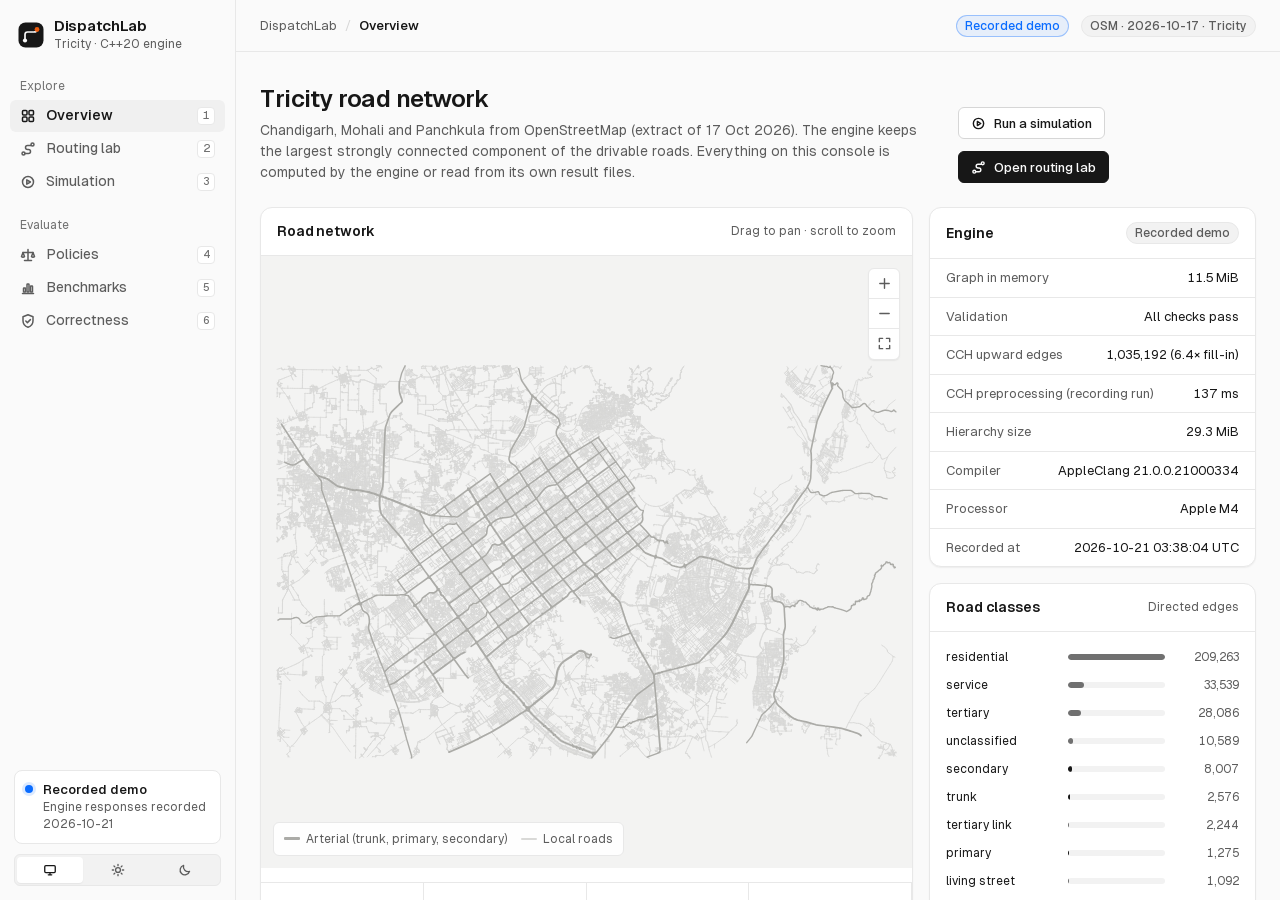
<file: site/index.html>
<!doctype html>
<html lang="en">
<head>
  <meta charset="utf-8">
  <meta name="viewport" content="width=device-width, initial-scale=1, viewport-fit=cover">
  <meta name="description" content="DispatchLab: food-delivery routing and dispatch on the Tricity road network. Recorded demo of the C++20 engine.">
  <title>DispatchLab Demo</title>
  <meta name="color-scheme" content="light dark">
  <link rel="icon" href="favicon.svg" type="image/svg+xml">
  <link rel="preload" href="fonts/Geist-Variable.woff2" as="font" type="font/woff2" crossorigin>
  <link rel="stylesheet" href="style.css">
  <style>html, body { height: 100%; } body { background: var(--bg); } .app { height: 100%; }</style>
  <script>
    // Resolve the theme before first paint (system / light / dark).
    (function () {
      var pref = 'system';
      try { pref = localStorage.getItem('dl-theme') || 'system'; } catch (e) {}
      // A host page (the hosted demo) may already have chosen a theme.
      var host = document.documentElement.getAttribute('data-theme');
      var sys = host ? host === 'dark' : window.matchMedia('(prefers-color-scheme: dark)').matches;
      var dark = pref === 'dark' || (pref === 'system' && sys);
      document.documentElement.setAttribute('data-theme', dark ? 'dark' : 'light');
    })();
  </script>
</head>
<body>
  <div class="app" id="app">
    <aside class="sidebar" id="sidebar" aria-label="Primary">
      <a class="brand" href="#/overview" aria-label="DispatchLab overview">
        <svg class="brand-mark" viewBox="0 0 26 26" aria-hidden="true">
          <rect x="0.5" y="0.5" width="25" height="25" rx="7" fill="var(--invert-bg)"/>
          <path d="M7 18.5 L7 12.5 Q7 10 9.5 10 L16 10 Q19 10 19 7.5" fill="none" stroke="var(--invert-text)" stroke-width="1.7" stroke-linecap="round"/>
          <circle cx="7" cy="18.5" r="2.1" fill="var(--invert-text)"/>
          <circle cx="19" cy="7.5" r="2.4" fill="var(--accent)"/>
        </svg>
        <div>
          <div class="brand-name">DispatchLab</div>
          <div class="brand-sub">Tricity · C++20 engine</div>
        </div>
      </a>
      <nav id="nav"></nav>
      <div class="sidebar-foot">
        <div class="conn" id="conn" role="status" aria-live="polite">
          <span class="dot" id="conn-dot"></span>
          <div><strong id="conn-title">Connecting…</strong><span class="muted" id="conn-sub">Looking for the engine</span></div>
        </div>
        <div id="theme"></div>
      </div>
    </aside>
    <div class="scrim" id="scrim"></div>
    <div class="main">
      <header class="topbar">
        <button class="btn ghost icon menu-btn" id="menu-btn" type="button" aria-label="Open navigation"></button>
        <div class="crumbs"><span>DispatchLab</span><span class="sep">/</span><strong id="crumb">Overview</strong></div>
        <div class="spacer"></div>
        <span class="badge demo" id="demo-badge" hidden>Recorded demo</span>
        <span class="badge" id="dataset-badge" hidden></span>
      </header>
      <div class="view" id="view" tabindex="-1"></div>
    </div>
  </div>
  <div class="toast" id="toast" role="status" aria-live="polite"></div>

  <script>window.DISPATCHLAB_DEMO_BASE = "data/";</script>
  <script src="data/demo_meta.js"></script>
  <script src="core.js"></script>
  <script src="ui.js"></script>
  <script src="api.js"></script>
  <script src="map.js"></script>
  <script src="charts.js"></script>
  <script src="views/overview.js"></script>
  <script src="views/routing.js"></script>
  <script src="views/simulation.js"></script>
  <script src="views/policies.js"></script>
  <script src="views/benchmarks.js"></script>
  <script src="views/correctness.js"></script>
  <script src="app.js"></script>
</body>
</html>
</file>
<file: site/style.css>
/* DispatchLab console */

@font-face {
  font-family: "Geist";
  src: url("fonts/Geist-Variable.woff2") format("woff2");
  font-weight: 100 900;
  font-display: swap;
}
@font-face {
  font-family: "Geist Mono";
  src: url("fonts/GeistMono-Variable.woff2") format("woff2");
  font-weight: 100 900;
  font-display: swap;
}

/* ------------------------------------------------------------ tokens */
:root {
  color-scheme: light;
  --font: "Geist", ui-sans-serif, system-ui, -apple-system, "Segoe UI", sans-serif;
  --mono: "Geist Mono", ui-monospace, SFMono-Regular, Menlo, monospace;

  --bg: #fafafa;
  --bg-sunken: #f2f2f2;
  --surface: #ffffff;
  --surface-hover: #f7f7f7;
  --surface-active: #f0f0f0;
  --border: #e8e8e8;
  --border-strong: #d6d6d6;
  --text: #171717;
  --text-2: #5c5c5c;
  --text-3: #707070;
  --invert-bg: #171717;
  --invert-text: #fafafa;

  --accent: #ea5a0c;
  --accent-text: #c2410c;
  --accent-soft: rgba(234, 90, 12, 0.1);
  --focus: #0a6cff;

  --ok: #15803d;
  --ok-soft: rgba(21, 128, 61, 0.1);
  --warn: #b45309;
  --warn-soft: rgba(180, 83, 9, 0.1);
  --err: #c81e1e;
  --err-soft: rgba(200, 30, 30, 0.09);

  --s-dijkstra: #2f6feb;
  --s-bidirectional: #0e9384;
  --s-astar: #7c4dde;
  --s-cch: #d6336c;
  /* Policies and courier states never borrow the algorithm hues. */
  --p-nearest: #8a8a8a;
  --p-greedy_eta: #ea5a0c;

  --c-idle: #a8a8a8;
  --c-to_restaurant: #5c5c5c;
  --c-at_restaurant: #ca8a04;
  --c-to_customer: #171717;
  --restaurant: #ea5a0c;
  --customer: #5c5c5c;

  --map-bg: #f3f3f2;
  --map-road: #d9d9d7;
  --map-arterial: #ababa7;
  --map-casing: #ffffff;

  --shadow-sm: 0 1px 2px rgba(0, 0, 0, 0.04), 0 1px 1px rgba(0, 0, 0, 0.02);
  --shadow-md: 0 1px 2px rgba(0, 0, 0, 0.04), 0 8px 24px -8px rgba(0, 0, 0, 0.12);
  --radius: 8px;
  --radius-sm: 6px;
  --radius-lg: 12px;
  --sidebar: 236px;
  --ease: cubic-bezier(0.16, 1, 0.3, 1);
}

:root[data-theme="dark"] {
  color-scheme: dark;
  --bg: #0a0a0a;
  --bg-sunken: #060606;
  --surface: #111111;
  --surface-hover: #181818;
  --surface-active: #1f1f1f;
  --border: #222222;
  --border-strong: #333333;
  --text: #ededed;
  --text-2: #a3a3a3;
  --text-3: #858585;
  --invert-bg: #ededed;
  --invert-text: #0a0a0a;
  --accent: #ff7a2e;
  --accent-text: #ff8f4d;
  --accent-soft: rgba(255, 122, 46, 0.13);
  --focus: #3b8bff;
  --ok: #3fbf6a;
  --ok-soft: rgba(63, 191, 106, 0.12);
  --warn: #e5a23a;
  --warn-soft: rgba(229, 162, 58, 0.13);
  --err: #f0605d;
  --err-soft: rgba(240, 96, 93, 0.13);
  --s-dijkstra: #5b93ff;
  --s-bidirectional: #2ec4b0;
  --s-astar: #a07cf5;
  --s-cch: #f2648f;
  --p-nearest: #9a9a9a;
  --p-greedy_eta: #ff7a2e;
  --c-idle: #5e5e5e;
  --c-to_restaurant: #a3a3a3;
  --c-at_restaurant: #e5a23a;
  --c-to_customer: #f5f5f5;
  --restaurant: #ff7a2e;
  --customer: #a3a3a3;
  --map-bg: #0d0d0d;
  --map-road: #303030;
  --map-arterial: #5c5c5c;
  --map-casing: #0d0d0d;
  --shadow-sm: 0 1px 2px rgba(0, 0, 0, 0.5);
  --shadow-md: 0 1px 2px rgba(0, 0, 0, 0.5), 0 12px 32px -10px rgba(0, 0, 0, 0.7);
}

/* ------------------------------------------------------------ base */
* { box-sizing: border-box; }
html, body { height: 100%; margin: 0; }
body {
  background: var(--bg);
  color: var(--text);
  font: 400 14px/1.5 var(--font);
  -webkit-font-smoothing: antialiased;
  text-rendering: optimizeLegibility;
  font-feature-settings: "ss01" on;
}
::selection { background: var(--accent-soft); color: var(--text); }
:focus-visible { outline: 2px solid var(--focus); outline-offset: 2px; border-radius: 4px; }
a { color: inherit; text-underline-offset: 3px; text-decoration-color: var(--border-strong); }
a:hover { text-decoration-color: currentColor; }
code, .mono { font-family: var(--mono); font-size: 0.92em; font-variant-numeric: tabular-nums; }
.num { font-variant-numeric: tabular-nums; }
h1, h2, h3 { margin: 0; font-weight: 600; letter-spacing: -0.02em; text-wrap: balance; }
h1 { font-size: 24px; line-height: 1.25; }
h2 { font-size: 16px; line-height: 1.35; letter-spacing: -0.01em; }
h3 { font-size: 14px; letter-spacing: -0.005em; }
p { margin: 0; }
.muted { color: var(--text-2); }
.faint { color: var(--text-3); }
* { scrollbar-width: thin; scrollbar-color: var(--border-strong) transparent; }
::-webkit-scrollbar { width: 10px; height: 10px; }
::-webkit-scrollbar-thumb { background: var(--border-strong); border-radius: 10px; border: 3px solid transparent; background-clip: content-box; }
[hidden] { display: none !important; }

/* ------------------------------------------------------------ shell */
.app { display: grid; grid-template-columns: var(--sidebar) minmax(0, 1fr); height: 100vh; }
.sidebar {
  display: flex; flex-direction: column; gap: 4px;
  border-right: 1px solid var(--border);
  background: var(--bg);
  padding: 12px 10px;
  min-height: 0;
}
.brand { display: flex; align-items: center; gap: 10px; padding: 6px 8px 14px; text-decoration: none; }
.brand-mark { width: 26px; height: 26px; flex: none; }
.brand-name { font-weight: 600; letter-spacing: -0.02em; font-size: 15px; line-height: 1.1; }
.brand-sub { font-size: 12px; color: var(--text-2); }
.nav-group { display: flex; flex-direction: column; gap: 1px; margin-bottom: 12px; }
.nav-label { font-size: 12px; color: var(--text-3); padding: 6px 10px 4px; }
.nav-item {
  display: flex; align-items: center; gap: 10px;
  height: 32px; padding: 0 10px; border-radius: var(--radius-sm);
  color: var(--text-2); text-decoration: none; font-weight: 450;
  transition: background-color 150ms var(--ease), color 150ms var(--ease);
}
.nav-item svg { width: 16px; height: 16px; flex: none; }
.nav-item:hover { background: var(--surface-hover); color: var(--text); }
.nav-item[aria-current="page"] { background: var(--surface-active); color: var(--text); font-weight: 550; }
.nav-item .kbd { margin-left: auto; }
.sidebar-foot { margin-top: auto; display: flex; flex-direction: column; gap: 10px; padding: 8px 4px 2px; }
.conn {
  display: flex; align-items: flex-start; gap: 10px;
  padding: 10px 10px; border: 1px solid var(--border); border-radius: var(--radius);
  background: var(--surface); font-size: 12px; line-height: 1.4;
}
.conn strong { display: block; font-size: 13px; font-weight: 550; }
.dot { width: 8px; height: 8px; border-radius: 50%; flex: none; margin-top: 4px; background: var(--text-3); }
.dot.live { background: var(--ok); box-shadow: 0 0 0 3px var(--ok-soft); }
.dot.offline { background: var(--warn); box-shadow: 0 0 0 3px var(--warn-soft); }
.input:disabled { color: var(--text-2); background: var(--bg-sunken); cursor: not-allowed; }
.dot.demo { background: var(--focus); box-shadow: 0 0 0 3px color-mix(in srgb, var(--focus) 14%, transparent); }
.badge.demo { color: var(--focus); border-color: color-mix(in srgb, var(--focus) 35%, transparent); background: color-mix(in srgb, var(--focus) 8%, transparent); }
.dot.busy { background: var(--accent); box-shadow: 0 0 0 3px var(--accent-soft); animation: pulse 1.2s var(--ease) infinite; }
@keyframes pulse { 50% { box-shadow: 0 0 0 6px transparent; } }

.scrim { display: none; }
.main { display: flex; flex-direction: column; min-width: 0; min-height: 0; }
.topbar {
  display: flex; align-items: center; gap: 12px; height: 52px; flex: none;
  padding: 0 24px; border-bottom: 1px solid var(--border); background: var(--bg);
}
.crumbs { display: flex; align-items: center; gap: 8px; font-size: 13px; color: var(--text-2); min-width: 0; }
.crumbs .sep { color: var(--border-strong); }
.crumbs strong { color: var(--text); font-weight: 550; }
.topbar .spacer { flex: 1; }
.topbar .menu-btn { display: none; }
.view { flex: 1; min-height: 0; overflow: auto; }
.view.fill { overflow: hidden; display: flex; }

/* page scaffolding for scrolling views */
.page { max-width: 1240px; margin: 0 auto; padding: 32px 24px 64px; }
.page-head { display: flex; align-items: flex-end; justify-content: space-between; gap: 24px; margin-bottom: 24px; }
.page-head p { margin-top: 6px; color: var(--text-2); max-width: 70ch; }
.section { margin-top: 32px; }
.section-head { display: flex; flex-wrap: wrap; align-items: baseline; justify-content: space-between; gap: 16px; margin-bottom: 12px; }
.section-head p { color: var(--text-2); font-size: 13px; margin-top: 2px; }
.grid { display: grid; gap: 16px; }
.grid-3-1 { grid-template-columns: minmax(0, 2fr) minmax(280px, 1fr); align-items: start; }
.grid-2 { grid-template-columns: repeat(2, minmax(0, 1fr)); }
.grid-3-1.stretch { align-items: stretch; }
.panel.column { display: flex; flex-direction: column; }
.panel.column > .map-host { flex: 1; min-height: 440px; }
table.data.nowrap td { white-space: nowrap; }
.cell-sub { display: block; font-size: 12px; color: var(--text-2); }

/* ------------------------------------------------------------ surfaces */
.panel {
  background: var(--surface); border: 1px solid var(--border); border-radius: var(--radius-lg);
  box-shadow: var(--shadow-sm); min-width: 0;
}
.panel-head {
  display: flex; align-items: center; justify-content: space-between; gap: 12px;
  padding: 14px 16px; border-bottom: 1px solid var(--border);
}
.panel-head h2 { font-size: 14px; }
.panel-head .sub { font-size: 12px; color: var(--text-2); }
.panel-body { padding: 16px; }
.panel-foot { padding: 12px 16px; border-top: 1px solid var(--border); font-size: 12px; color: var(--text-2); }

.facts { display: grid; grid-template-columns: repeat(auto-fit, minmax(140px, 1fr)); border-top: 1px solid var(--border); }
.fact { padding: 14px 16px; border-right: 1px solid var(--border); }
.fact:last-child { border-right: none; }
.fact dt { font-size: 12px; color: var(--text-2); }
.fact dd { margin: 4px 0 0; font-size: 18px; font-weight: 550; letter-spacing: -0.02em; font-variant-numeric: tabular-nums; }
.fact dd small { font-size: 12px; font-weight: 450; color: var(--text-2); letter-spacing: 0; margin-left: 2px; }

.rows { margin: 0; }
.row { display: flex; justify-content: space-between; gap: 16px; padding: 9px 16px; border-top: 1px solid var(--border); font-size: 13px; }
.row:first-child { border-top: none; }
.row dt { color: var(--text-2); }
.row dd { margin: 0; text-align: right; font-variant-numeric: tabular-nums; min-width: 0; overflow-wrap: anywhere; }

/* ------------------------------------------------------------ controls */
.btn {
  display: inline-flex; align-items: center; justify-content: center; gap: 8px;
  height: 32px; padding: 0 12px; border-radius: var(--radius-sm);
  border: 1px solid var(--border-strong); background: var(--surface); color: var(--text);
  font: 500 13px/1 var(--font); cursor: pointer; white-space: nowrap; text-decoration: none;
  transition: background-color 150ms var(--ease), border-color 150ms var(--ease), opacity 150ms var(--ease), transform 150ms var(--ease);
}
.btn svg { width: 15px; height: 15px; }
.btn:hover { background: var(--surface-hover); border-color: var(--text-3); }
.btn:active { transform: translateY(0.5px); }
.btn.primary { background: var(--invert-bg); color: var(--invert-text); border-color: var(--invert-bg); }
.btn.primary:hover { opacity: 0.88; }
.btn.ghost { border-color: transparent; background: transparent; color: var(--text-2); }
.btn.ghost:hover { background: var(--surface-hover); color: var(--text); }
.btn.icon { width: 32px; padding: 0; }
.btn.sm { height: 28px; padding: 0 10px; font-size: 12px; }
.btn:disabled, .btn[aria-disabled="true"] { opacity: 0.45; cursor: not-allowed; }
.btn.loading { pointer-events: none; }
.btn.loading::before {
  content: ""; width: 12px; height: 12px; border-radius: 50%;
  border: 1.5px solid currentColor; border-right-color: transparent; animation: spin 700ms linear infinite;
}
@keyframes spin { to { transform: rotate(360deg); } }

.segmented {
  display: inline-flex; padding: 2px; gap: 2px; border-radius: var(--radius-sm);
  background: var(--bg-sunken); border: 1px solid var(--border);
}
.segmented button {
  height: 26px; padding: 0 10px; border: 0; border-radius: 4px; background: transparent;
  color: var(--text-2); font: 500 12px/1 var(--font); cursor: pointer; white-space: nowrap;
  transition: background-color 150ms var(--ease), color 150ms var(--ease), box-shadow 150ms var(--ease);
  display: inline-flex; align-items: center; gap: 6px;
}
.segmented button svg { width: 14px; height: 14px; }
.segmented button:hover { color: var(--text); }
.segmented button[aria-pressed="true"] { background: var(--surface); color: var(--text); box-shadow: var(--shadow-sm); }
.segmented.full { display: flex; }
.segmented.full button { flex: 1; justify-content: center; }

.field { display: flex; flex-direction: column; gap: 6px; min-width: 0; }
.field label, .field .label { font-size: 12px; font-weight: 500; color: var(--text-2); }
.field .hint { font-size: 12px; color: var(--text-3); }
.input, select.input {
  height: 32px; width: 100%; padding: 0 10px; border-radius: var(--radius-sm);
  border: 1px solid var(--border-strong); background: var(--surface); color: var(--text);
  font: 400 13px/1 var(--font); font-variant-numeric: tabular-nums;
  transition: border-color 150ms var(--ease), box-shadow 150ms var(--ease);
}
.input:hover { border-color: var(--text-3); }
.input:focus { outline: none; border-color: var(--focus); box-shadow: 0 0 0 3px color-mix(in srgb, var(--focus) 20%, transparent); }
.input[aria-invalid="true"] { border-color: var(--err); }
select.input { appearance: none; padding-right: 28px; background-image: linear-gradient(45deg, transparent 50%, var(--text-2) 50%), linear-gradient(135deg, var(--text-2) 50%, transparent 50%); background-position: calc(100% - 15px) 14px, calc(100% - 10px) 14px; background-size: 5px 5px; background-repeat: no-repeat; }
.form-grid { display: grid; grid-template-columns: repeat(2, minmax(0, 1fr)); gap: 12px; }
.form-row { display: flex; flex-wrap: wrap; align-items: flex-end; gap: 12px; }
.form-row .field { width: 112px; }

.badge {
  display: inline-flex; align-items: center; gap: 6px; height: 22px; padding: 0 8px;
  border-radius: 999px; font-size: 12px; font-weight: 500; white-space: nowrap;
  background: var(--bg-sunken); color: var(--text-2); border: 1px solid var(--border);
}
.badge svg { width: 12px; height: 12px; }
.badge.ok { background: var(--ok-soft); color: var(--ok); border-color: transparent; }
.badge.warn { background: var(--warn-soft); color: var(--warn); border-color: transparent; }
.badge.err { background: var(--err-soft); color: var(--err); border-color: transparent; }
.badge.accent { background: var(--accent-soft); color: var(--accent-text); border-color: transparent; }

.kbd {
  display: inline-flex; align-items: center; justify-content: center; min-width: 18px; height: 18px; padding: 0 4px;
  border-radius: 4px; border: 1px solid var(--border); background: var(--surface);
  font: 500 11px/1 var(--mono); color: var(--text-3);
}
.swatch { display: inline-block; width: 8px; height: 8px; border-radius: 2px; flex: none; }
.hash { font-family: var(--mono); font-size: 12px; padding: 1px 6px; border-radius: 4px; background: var(--bg-sunken); border: 1px solid var(--border); color: var(--text); }

/* ------------------------------------------------------------ tables */
.table-wrap { overflow-x: auto; }
table.data { width: 100%; border-collapse: collapse; font-size: 13px; }
table.data th {
  text-align: left; font-weight: 500; font-size: 12px; color: var(--text-2);
  padding: 10px 16px; border-bottom: 1px solid var(--border); white-space: nowrap; background: var(--surface);
}
table.data td { padding: 10px 16px; border-bottom: 1px solid var(--border); vertical-align: middle; font-variant-numeric: tabular-nums; }
table.data tr:last-child td { border-bottom: none; }
table.data .r { text-align: right; white-space: nowrap; }
table.data tbody tr { transition: background-color 120ms var(--ease); }
table.data tbody tr.clickable { cursor: pointer; }
table.data tbody tr.clickable:hover { background: var(--surface-hover); }
table.data tbody tr[aria-selected="true"] { background: var(--surface-active); }
table.compact th, table.compact td { padding: 8px 12px; }
.algo { display: inline-flex; align-items: center; gap: 8px; font-weight: 500; white-space: nowrap; }
.delta-good { color: var(--ok); }
.delta-bad { color: var(--err); }
.delta-flat { color: var(--text-2); }
.bar-cell { display: flex; align-items: center; gap: 10px; min-width: 120px; }
.bar-track { flex: 1; height: 6px; border-radius: 3px; background: var(--bg-sunken); overflow: hidden; }
.bar-fill { height: 100%; border-radius: 3px; transition: width 400ms var(--ease); }

/* ------------------------------------------------------------ states */
.empty {
  display: flex; flex-direction: column; align-items: flex-start; gap: 12px;
  padding: 24px; border: 1px dashed var(--border-strong); border-radius: var(--radius-lg); background: var(--surface);
}
.empty h3 { font-size: 15px; }
.empty p { color: var(--text-2); max-width: 60ch; }
.cmd {
  display: flex; align-items: center; gap: 8px; max-width: 100%;
  padding: 8px 8px 8px 12px; border-radius: var(--radius-sm); background: var(--bg-sunken); border: 1px solid var(--border);
}
.cmd code { flex: 1; overflow-x: auto; white-space: nowrap; color: var(--text); }
.callout { display: flex; gap: 10px; padding: 12px 14px; border-radius: var(--radius); background: var(--err-soft); color: var(--err); font-size: 13px; }
.callout svg { width: 16px; height: 16px; flex: none; margin-top: 2px; }
.skeleton { background: linear-gradient(90deg, var(--bg-sunken), var(--surface-hover), var(--bg-sunken)); background-size: 200% 100%; animation: shimmer 1.4s linear infinite; border-radius: 6px; }
@keyframes shimmer { to { background-position: -200% 0; } }
.toast {
  position: fixed; right: 20px; bottom: 20px; z-index: 50; max-width: 420px;
  padding: 12px 14px; border-radius: var(--radius); background: var(--invert-bg); color: var(--invert-text);
  box-shadow: var(--shadow-md); font-size: 13px; opacity: 0; transform: translateY(8px);
  transition: opacity 200ms var(--ease), transform 200ms var(--ease); pointer-events: none;
}
.toast.show { opacity: 1; transform: none; }

/* ------------------------------------------------------------ workspace (map views) */
.workspace { display: grid; grid-template-columns: minmax(0, 1fr) 372px; flex: 1; min-height: 0; }
.stage { position: relative; display: flex; flex-direction: column; min-width: 0; min-height: 0; background: var(--map-bg); }
.map-host { position: relative; flex: 1; min-height: 0; }
.map-canvas { position: absolute; inset: 0; width: 100%; height: 100%; display: block; touch-action: none; cursor: grab; }
.map-canvas.dragging { cursor: grabbing; }
.map-canvas.pick { cursor: crosshair; }
.map-tools { position: absolute; right: 12px; top: 12px; display: flex; flex-direction: column; border-radius: var(--radius-sm); overflow: hidden; border: 1px solid var(--border); background: var(--surface); box-shadow: var(--shadow-sm); }
.map-tools button { width: 30px; height: 30px; border: 0; border-bottom: 1px solid var(--border); background: transparent; color: var(--text-2); cursor: pointer; display: grid; place-items: center; }
.map-tools button:last-child { border-bottom: none; }
.map-tools button:hover { background: var(--surface-hover); color: var(--text); }
.map-tools svg { width: 15px; height: 15px; }
.map-hint {
  position: absolute; left: 12px; top: 12px; display: flex; align-items: center; gap: 8px;
  padding: 6px 10px; border-radius: var(--radius-sm); background: var(--surface); border: 1px solid var(--border);
  box-shadow: var(--shadow-sm); font-size: 12px; color: var(--text-2); max-width: calc(100% - 72px);
}
.map-hint svg { width: 14px; height: 14px; flex: none; }
.map-legend {
  position: absolute; left: 12px; bottom: 12px; display: flex; flex-wrap: wrap; gap: 6px 14px; max-width: calc(100% - 24px);
  padding: 7px 10px; border-radius: var(--radius-sm); background: color-mix(in srgb, var(--surface) 92%, transparent);
  border: 1px solid var(--border); font-size: 12px; color: var(--text-2);
}
.map-legend span { display: inline-flex; align-items: center; gap: 6px; }
.legend-dot { width: 8px; height: 8px; border-radius: 50%; }
.legend-sq { width: 8px; height: 8px; border-radius: 1px; }
.legend-ring { width: 9px; height: 9px; border-radius: 50%; border: 2px solid var(--customer); }
.legend-line { width: 16px; height: 2px; border-radius: 1px; }

.inspector { border-left: 1px solid var(--border); background: var(--surface); display: flex; flex-direction: column; min-height: 0; overflow-y: auto; }
.insp-section { padding: 16px; border-bottom: 1px solid var(--border); }
.insp-section:last-child { border-bottom: none; }
.insp-section h2 { font-size: 13px; margin-bottom: 12px; display: flex; align-items: center; justify-content: space-between; gap: 8px; }
.insp-section.grow { flex: 1; min-height: 160px; display: flex; flex-direction: column; }
.endpoint {
  display: flex; align-items: center; gap: 10px; padding: 8px 10px; border-radius: var(--radius-sm);
  border: 1px solid var(--border); background: var(--surface); font-size: 13px; min-height: 40px;
  transition: border-color 150ms var(--ease), box-shadow 150ms var(--ease);
}
.endpoint + .endpoint { margin-top: 6px; }
.endpoint.armed { border-color: var(--focus); box-shadow: 0 0 0 3px color-mix(in srgb, var(--focus) 16%, transparent); }
.pin { width: 20px; height: 20px; border-radius: 50%; display: grid; place-items: center; font: 600 11px/1 var(--font); color: #fff; flex: none; }
.pin.a { background: var(--text); color: var(--bg); }
.pin.b { background: var(--accent); }
.endpoint .meta { flex: 1; min-width: 0; }
.endpoint .meta div { white-space: nowrap; overflow: hidden; text-overflow: ellipsis; }
.endpoint .meta .faint { font-size: 12px; }
.summary-line { display: flex; align-items: baseline; gap: 12px; flex-wrap: wrap; }
.big { font-size: 28px; font-weight: 600; letter-spacing: -0.03em; font-variant-numeric: tabular-nums; line-height: 1.1; }

.strip { display: grid; grid-template-columns: repeat(4, minmax(0, 1fr)); gap: 1px; background: var(--border); border-top: 1px solid var(--border); height: 168px; flex: none; }
.mini { position: relative; background: var(--map-bg); min-width: 0; cursor: pointer; }
.mini canvas { position: absolute; inset: 0; width: 100%; height: 100%; display: block; }
.mini-label {
  position: absolute; left: 8px; top: 8px; right: 8px; display: flex; flex-wrap: wrap; align-items: center; gap: 4px 6px;
  font-size: 12px; pointer-events: none;
}
.mini-label .algo { flex: none; padding: 3px 7px; border-radius: 5px; background: color-mix(in srgb, var(--surface) 90%, transparent); border: 1px solid var(--border); }
.mini-label .stat { white-space: nowrap; padding: 2px 6px; border-radius: 5px; background: color-mix(in srgb, var(--surface) 90%, transparent); border: 1px solid var(--border); color: var(--text-2); font-family: var(--mono); font-size: 11px; }
.mini[aria-pressed="true"]::after { content: ""; position: absolute; inset: 0; box-shadow: inset 0 0 0 2px var(--text); pointer-events: none; }

.timeline { display: flex; align-items: center; gap: 12px; padding: 10px 16px; border-top: 1px solid var(--border); background: var(--surface); flex: none; }
.scrub-wrap { position: relative; flex: 1; height: 36px; }
.scrub-wrap svg { position: absolute; inset: 0; width: 100%; height: 100%; }
.scrub { position: absolute; inset: 0; width: 100%; height: 100%; margin: 0; appearance: none; background: transparent; cursor: pointer; }
.scrub::-webkit-slider-runnable-track { height: 100%; background: transparent; }
.scrub::-webkit-slider-thumb { appearance: none; width: 2px; height: 36px; background: var(--text); border-radius: 1px; box-shadow: 0 0 0 3px color-mix(in srgb, var(--surface) 70%, transparent); }
.scrub::-moz-range-track { background: transparent; height: 100%; }
.scrub::-moz-range-thumb { width: 2px; height: 36px; background: var(--text); border: 0; border-radius: 1px; }
.clock { font-family: var(--mono); font-size: 13px; min-width: 70px; text-align: right; }

.events { position: relative; list-style: none; margin: 0; padding: 0; overflow-y: auto; flex: 1; min-height: 180px; max-height: 420px; font-size: 12px; }
.events li { display: grid; grid-template-columns: 62px 1fr; gap: 8px; padding: 5px 4px; border-radius: 5px; cursor: pointer; color: var(--text-2); }
.events li:hover { background: var(--surface-hover); }
.events li .t { font-family: var(--mono); color: var(--text-3); }
.events li .e { color: var(--text); white-space: nowrap; overflow: hidden; text-overflow: ellipsis; }
.events li.future { opacity: 0.45; }
.events li.current { background: var(--accent-soft); }
.ev-tag { display: inline-block; width: 7px; height: 7px; border-radius: 50%; margin-right: 6px; vertical-align: 1px; }

/* charts */
.chart { width: 100%; display: block; }
.chart text { font-family: var(--font); font-size: 11px; fill: var(--text-2); }
.chart .axis line, .chart .grid line { stroke: var(--border); }
.chart .axis path { stroke: none; }
.chart-legend { display: flex; flex-wrap: wrap; gap: 6px 16px; font-size: 12px; color: var(--text-2); }
.chart-legend span { display: inline-flex; align-items: center; gap: 6px; }

.heat { display: grid; gap: 1px; background: var(--border); border: 1px solid var(--border); border-radius: var(--radius); overflow: hidden; }
.heat > div { background: var(--surface); padding: 10px 12px; font-size: 12px; }
.heat .h { color: var(--text-2); font-weight: 500; }
.heat button.cell {
  all: unset; box-sizing: border-box; padding: 10px 12px; cursor: pointer; display: flex; flex-direction: column; gap: 2px;
  font-variant-numeric: tabular-nums; transition: box-shadow 150ms var(--ease);
}
.heat button.cell:hover { box-shadow: inset 0 0 0 1px var(--text-3); }
.heat button.cell[aria-pressed="true"] { box-shadow: inset 0 0 0 2px var(--text); }
.heat button.cell:focus-visible { box-shadow: inset 0 0 0 2px var(--focus); }
.heat-scroll { overflow-x: auto; }
.heat-scroll .heat { min-width: 600px; }
.heat .v { display: block; font-size: 14px; font-weight: 600; letter-spacing: -0.01em; white-space: nowrap; }
.heat .w { display: block; font-size: 11px; color: var(--text-2); white-space: nowrap; }

.eta-table td { vertical-align: top; }
.eta-best { color: var(--accent-text); font-weight: 600; }
.check-row { display: grid; grid-template-columns: minmax(0, 1fr) auto; gap: 16px; align-items: start; }
.check-result { margin-top: 16px; }
.case { display: grid; grid-template-columns: 20px 200px minmax(0, 1fr); gap: 10px; align-items: start; padding: 9px 0; border-top: 1px solid var(--border); font-size: 13px; }
.case:first-child { border-top: none; }
.case svg { width: 16px; height: 16px; margin-top: 2px; }
.case .msg { color: var(--text-2); font-family: var(--mono); font-size: 11.5px; overflow-wrap: anywhere; }
.ok-ic { color: var(--ok); }
.err-ic { color: var(--err); }
.split-hash { display: grid; grid-template-columns: repeat(4, minmax(0, 1fr)); gap: 1px; background: var(--border); border: 1px solid var(--border); border-radius: var(--radius); overflow: hidden; }
.split-hash > div { background: var(--surface); padding: 12px 14px; }
.split-hash .label { font-size: 12px; color: var(--text-2); }
.split-hash .hash { display: inline-block; margin-top: 6px; }
.split-hash svg { width: 14px; height: 14px; vertical-align: -2px; }

.fade-in { animation: fade 240ms var(--ease) both; }
/* Eases out from an already-visible default: position only, never opacity 0. */
@keyframes fade { from { transform: translateY(4px); } }

/* ------------------------------------------------------------ responsive */
@media (max-width: 1100px) {
  .grid-3-1 { grid-template-columns: 1fr; }
  .workspace { grid-template-columns: minmax(0, 1fr) 320px; }
}
@media (max-width: 860px) {
  .app { grid-template-columns: 1fr; }
  .sidebar {
    position: fixed; z-index: 40; inset: 0 auto 0 0; width: 260px; transform: translateX(-100%);
    transition: transform 220ms var(--ease); box-shadow: var(--shadow-md);
  }
  .app.nav-open .sidebar { transform: none; }
  .scrim { display: block; position: fixed; inset: 0; z-index: 30; background: rgba(0, 0, 0, 0.3); opacity: 0; pointer-events: none; transition: opacity 200ms var(--ease); }
  .app.nav-open .scrim { opacity: 1; pointer-events: auto; }
  .topbar .menu-btn { display: inline-flex; }
  #dataset-badge { display: none; }
  .topbar { padding: 0 12px; }
  .view.fill { overflow: auto; display: block; }
  .workspace { min-height: auto; }
  .fact:last-child:nth-child(odd) { grid-column: 1 / -1; border-right: none; }
  .workspace { grid-template-columns: 1fr; grid-template-rows: minmax(420px, 62vh) auto; }
  .inspector { border-left: none; border-top: 1px solid var(--border); overflow: visible; }
  .strip { grid-template-columns: repeat(2, minmax(0, 1fr)); height: 240px; }
  .grid-2 { grid-template-columns: 1fr; }
  .page { padding: 24px 16px 48px; }
  .page-head { flex-direction: column; align-items: flex-start; }
  .split-hash { grid-template-columns: repeat(2, minmax(0, 1fr)); }
  .case { grid-template-columns: 20px minmax(0, 1fr); }
  .panel.column > .map-host { min-height: 300px; }
  .check-row { grid-template-columns: 1fr; }
  .check-row > div:last-child { justify-content: flex-start !important; }
  .row { flex-wrap: wrap; gap: 4px 16px; }
  .row dd { text-align: left; }
  .case .msg { grid-column: 2; }
  .facts { grid-template-columns: repeat(2, minmax(0, 1fr)); }
  .fact:nth-child(2n) { border-right: none; }
  .fact { border-bottom: 1px solid var(--border); }
}
@media (prefers-reduced-motion: reduce) {
  *, *::before, *::after { animation-duration: 1ms !important; transition-duration: 1ms !important; }
}
</file>
